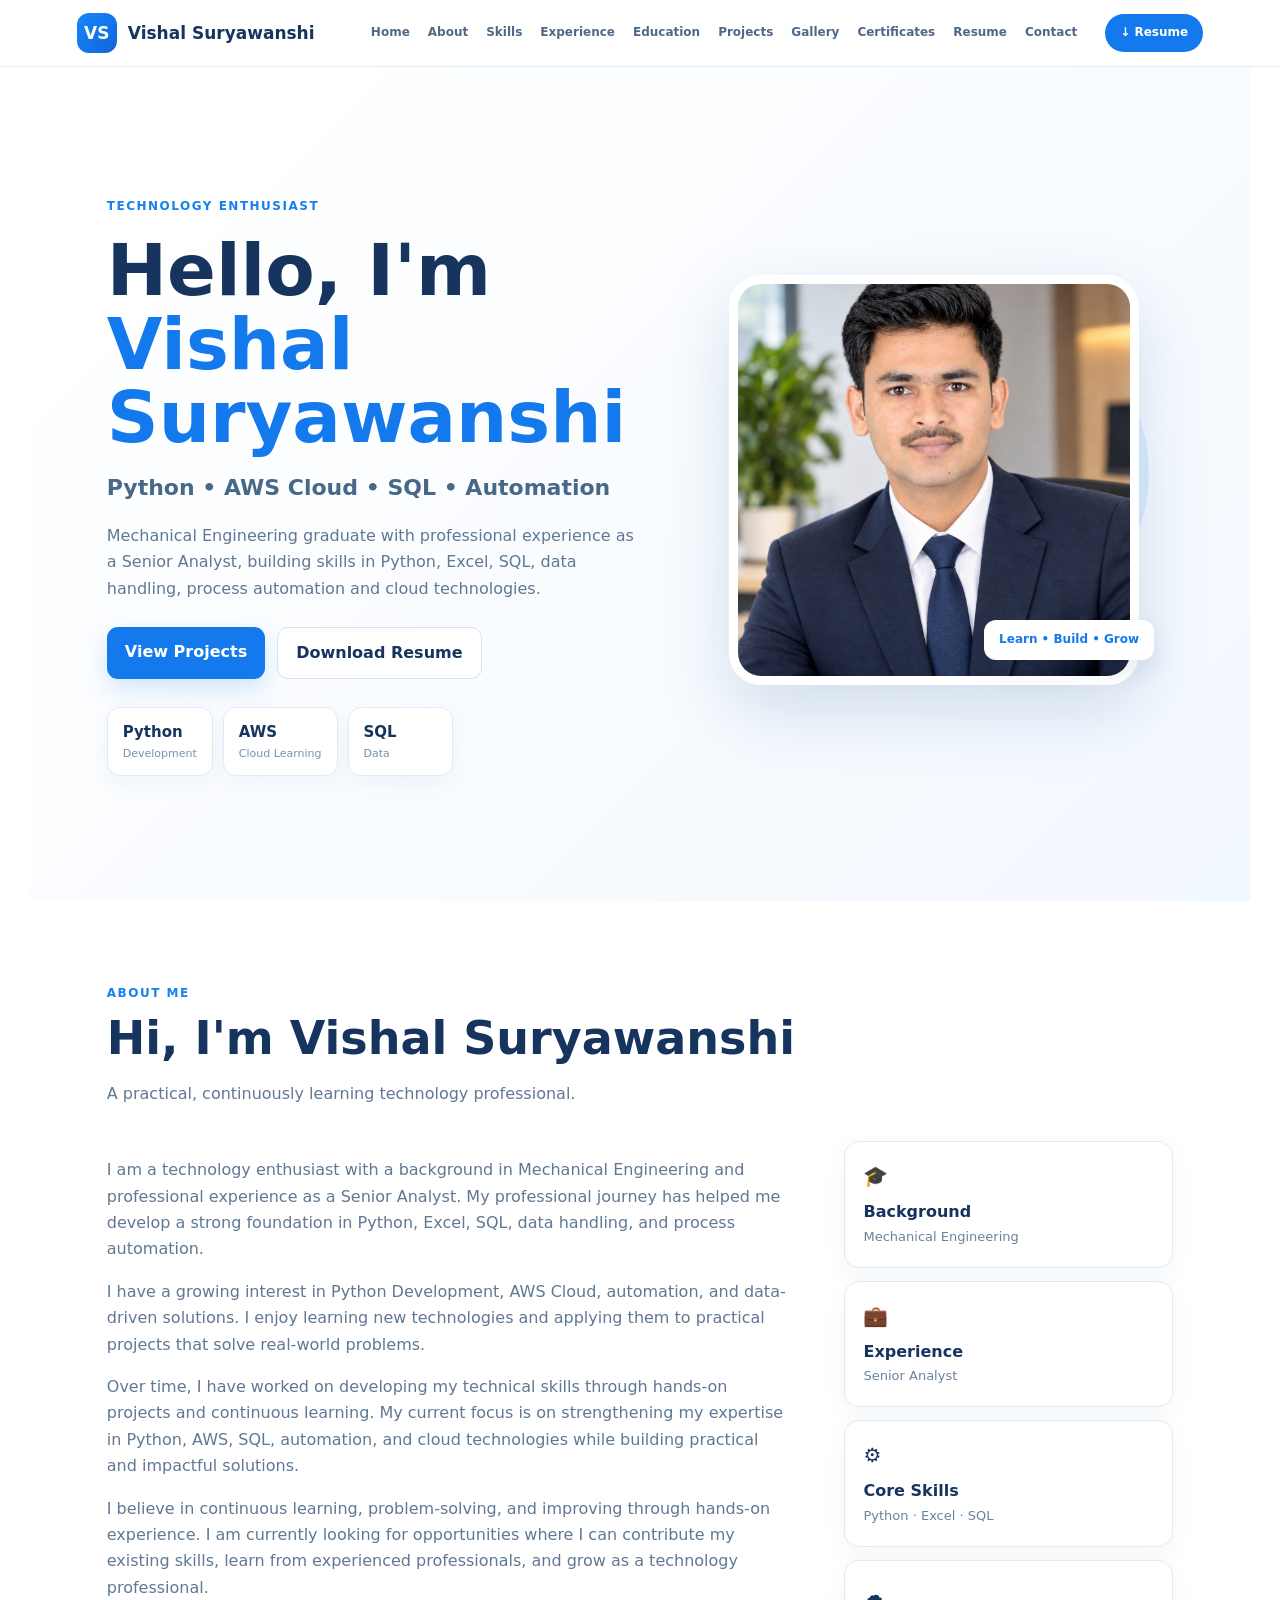
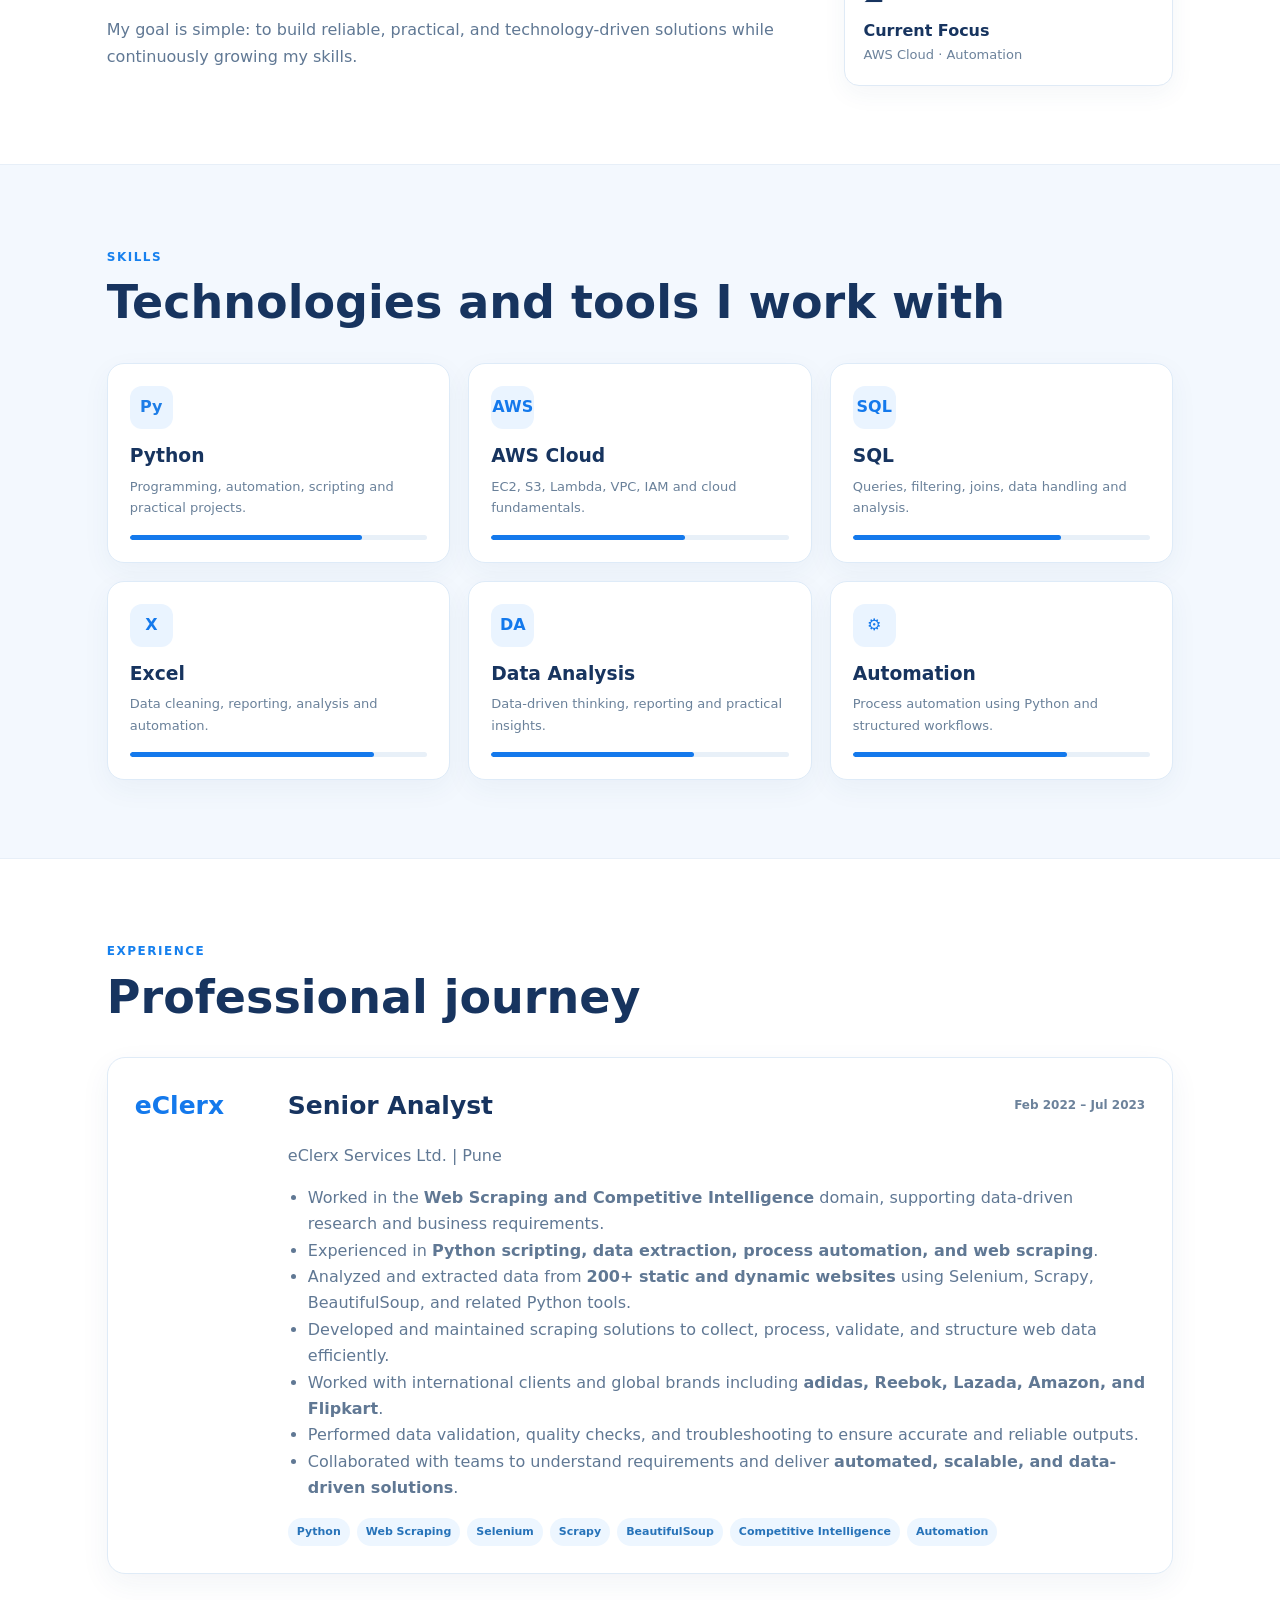
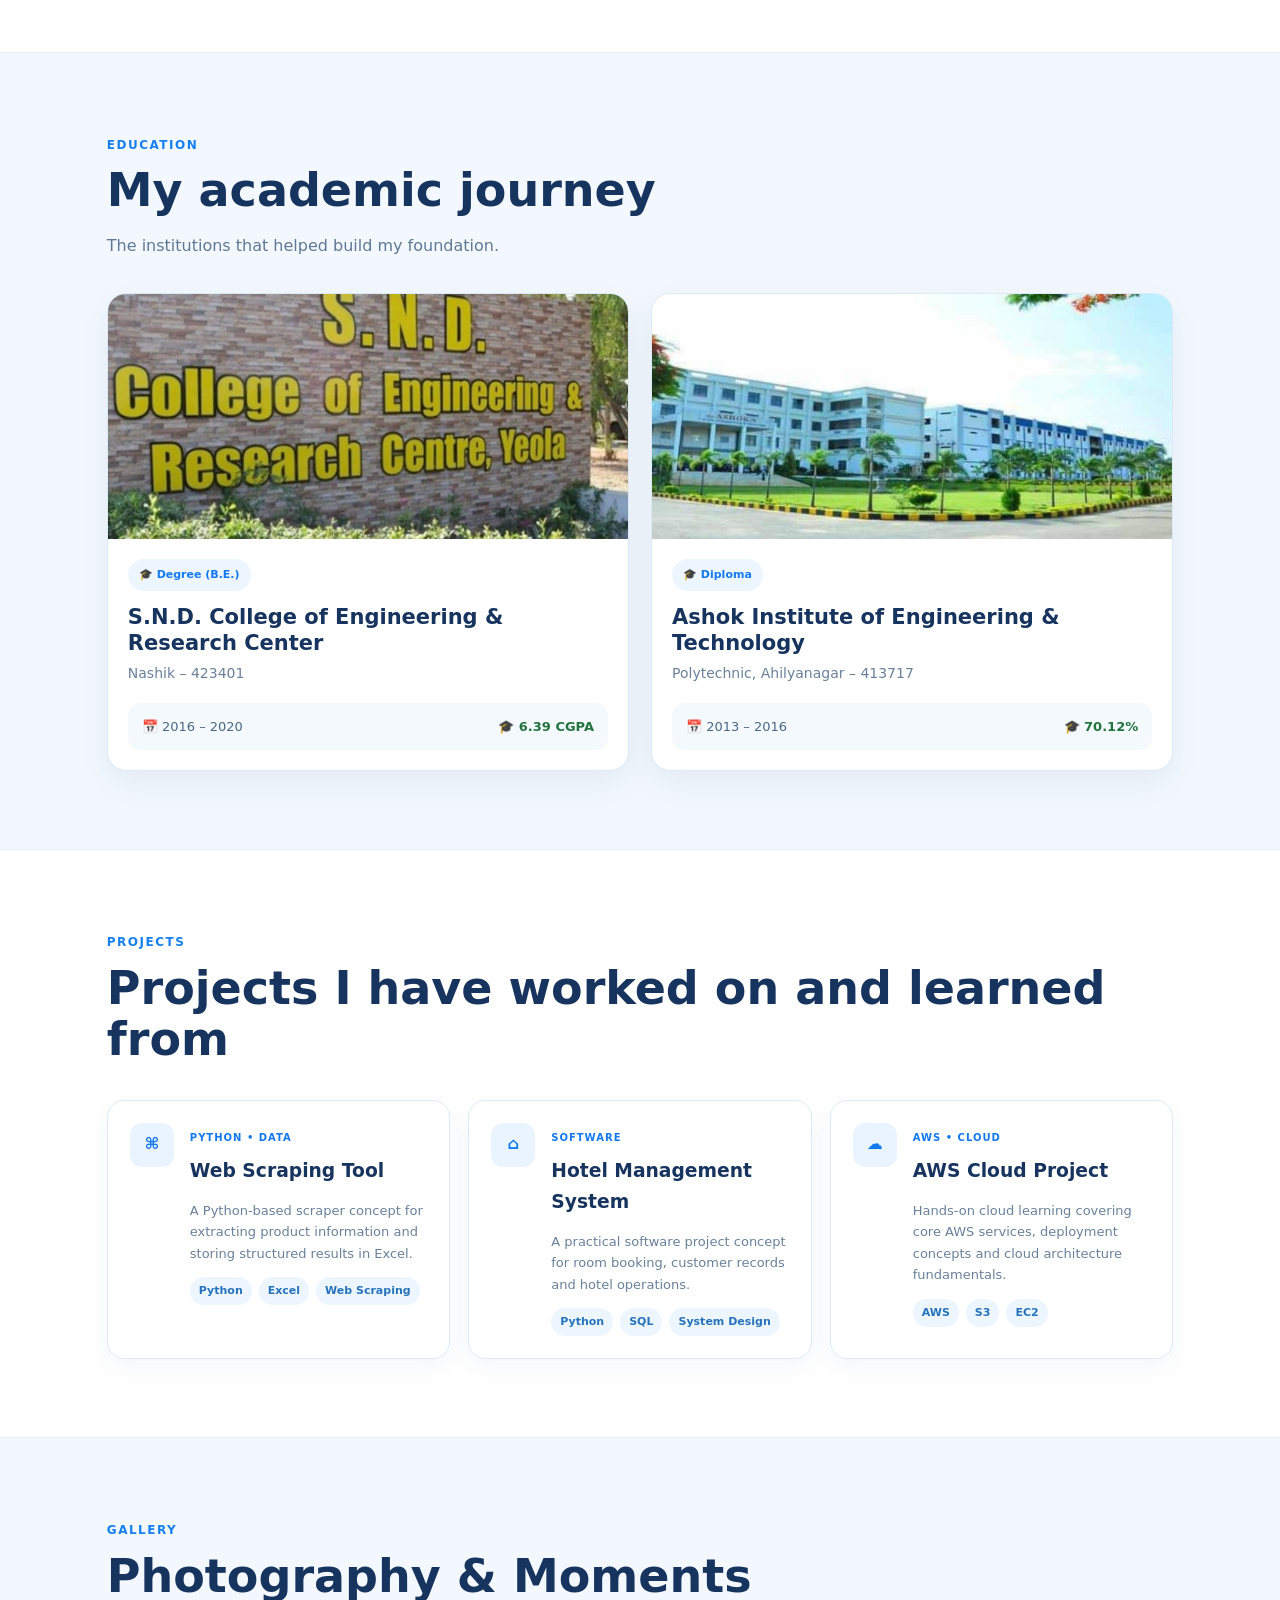
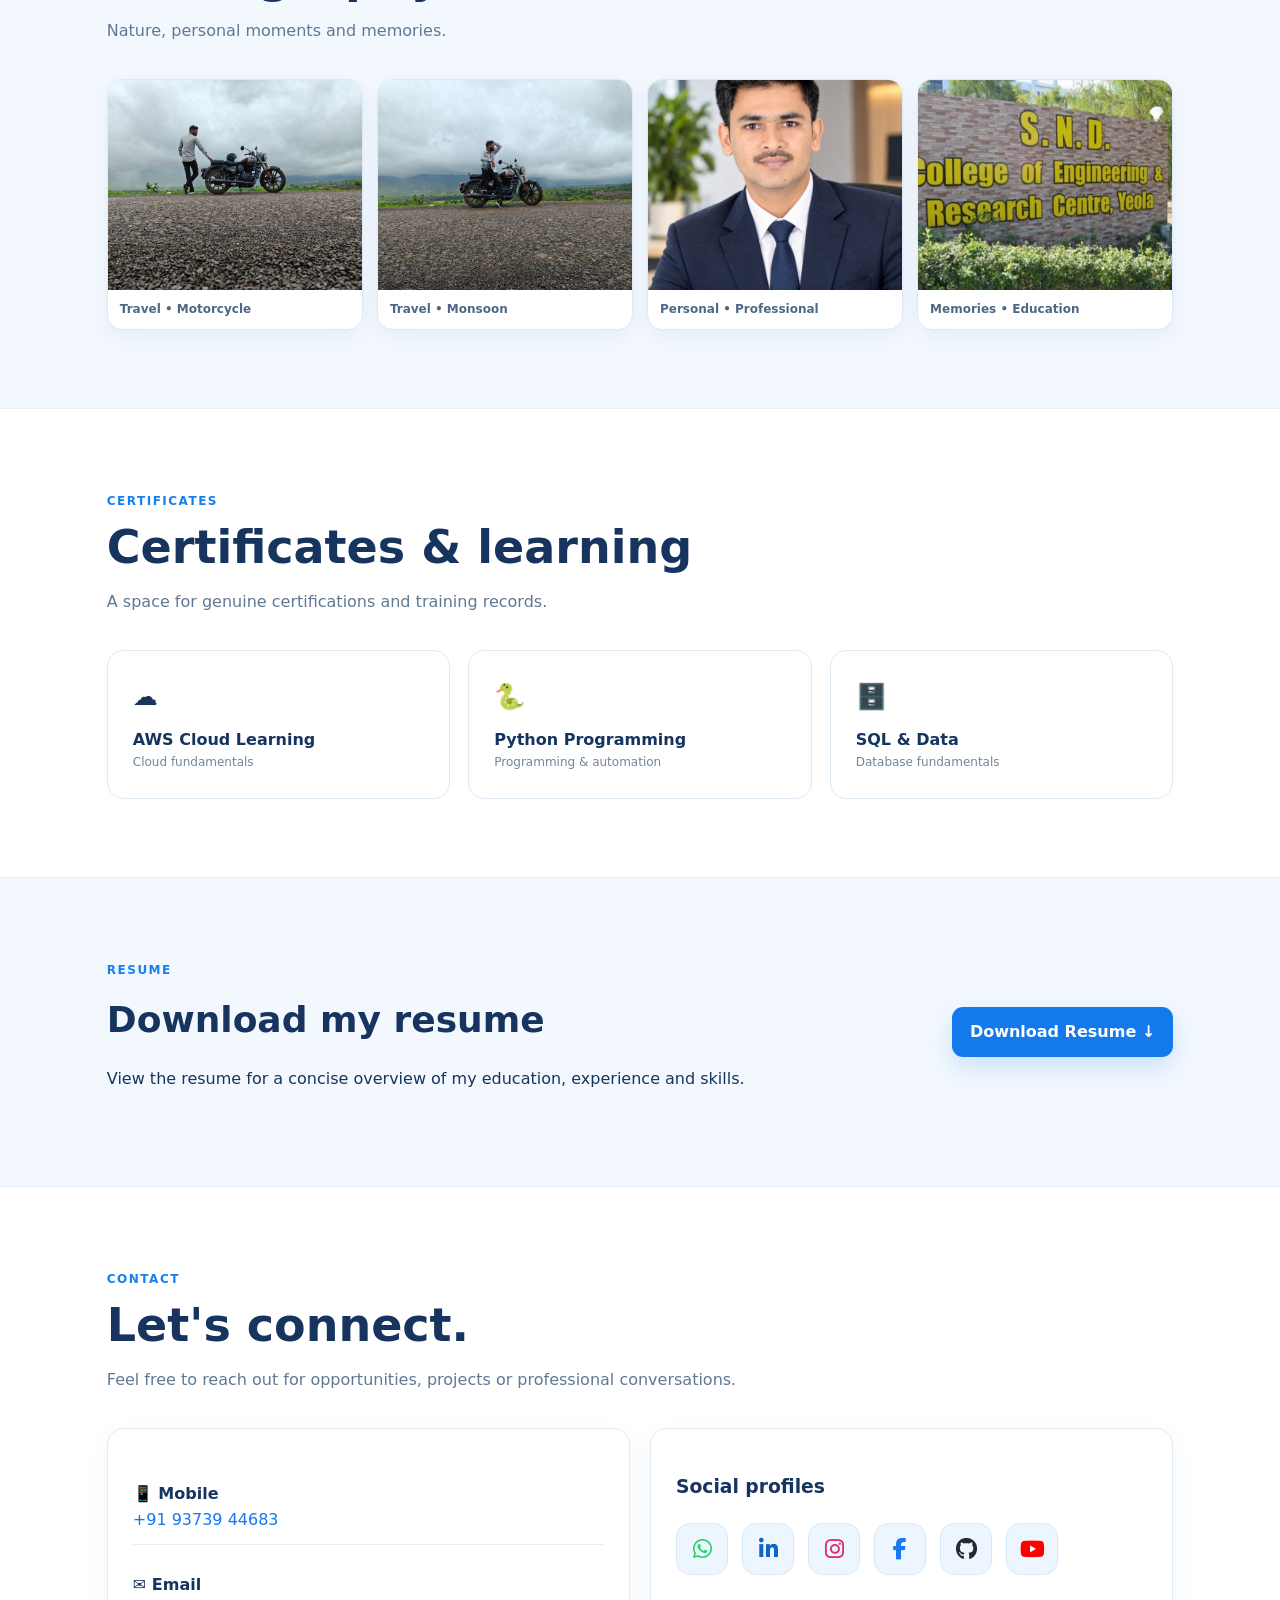
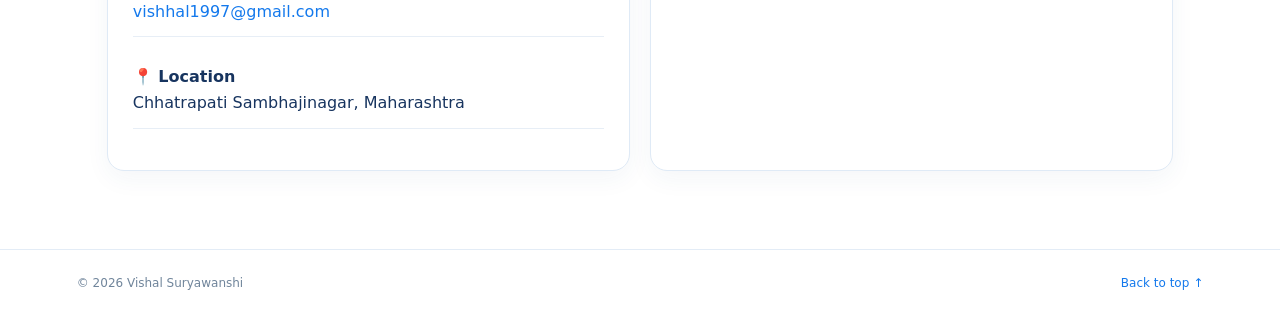
<file: index.html>
<!doctype html>
<html lang="en">
<head>
<meta charset="utf-8"><meta name="viewport" content="width=device-width,initial-scale=1"><link rel="stylesheet" href="https://cdnjs.cloudflare.com/ajax/libs/font-awesome/6.5.2/css/all.min.css">
<title>Vishal Suryawanshi | Portfolio</title>
<meta name="description" content="Vishal Suryawanshi — technology enthusiast with experience as a Senior Analyst, focused on Python, AWS, SQL, automation and data-driven solutions.">
<link rel="stylesheet" href="style.css">
</head>
<body>
<header class="site-header">
  <a class="brand" href="#home"><span>VS</span><strong>Vishal Suryawanshi</strong></a>
  <button class="menu" aria-label="Open navigation" aria-expanded="false">☰</button>
  <nav>
    <a href="#home">Home</a><a href="#about">About</a><a href="#skills">Skills</a><a href="#experience">Experience</a><a href="#education">Education</a><a href="#projects">Projects</a><a href="#gallery">Gallery</a><a href="#certificates">Certificates</a><a href="#resume">Resume</a><a href="#contact">Contact</a>
  </nav>
  <a class="nav-resume" href="resume.pdf" download="Vishal_Suryawanshi_Resume.pdf">↓ Resume</a>
</header>

<main>
<section id="home" class="hero section-wrap">
  <div class="hero-copy">
    <span class="eyebrow">TECHNOLOGY ENTHUSIAST</span>
    <h1>Hello, I'm<br><span>Vishal Suryawanshi</span></h1>
    <h2>Python • AWS Cloud • SQL • Automation</h2>
    <p>Mechanical Engineering graduate with professional experience as a Senior Analyst, building skills in Python, Excel, SQL, data handling, process automation and cloud technologies.</p>
    <div class="actions"><a class="btn" href="#projects">View Projects</a><a class="btn ghost" href="resume.pdf" download="Vishal_Suryawanshi_Resume.pdf">Download Resume</a></div>
    <div class="hero-stats"><div><b>Python</b><span>Development</span></div><div><b>AWS</b><span>Cloud Learning</span></div><div><b>SQL</b><span>Data</span></div></div>
  </div>
  <div class="hero-photo"><div class="photo-glow"></div><img src="vishal-profile.jpg" alt="Vishal Suryawanshi professional portrait"><span class="photo-note">Learn • Build • Grow</span></div>
</section>

<section id="about" class="section-wrap">
  <div class="section-heading"><span>ABOUT ME</span><h2>Hi, I'm Vishal Suryawanshi</h2><p>A practical, continuously learning technology professional.</p></div>
  <div class="about-grid">
    <div class="about-copy">
      <p>I am a technology enthusiast with a background in Mechanical Engineering and professional experience as a Senior Analyst. My professional journey has helped me develop a strong foundation in Python, Excel, SQL, data handling, and process automation.</p>
      <p>I have a growing interest in Python Development, AWS Cloud, automation, and data-driven solutions. I enjoy learning new technologies and applying them to practical projects that solve real-world problems.</p>
      <p>Over time, I have worked on developing my technical skills through hands-on projects and continuous learning. My current focus is on strengthening my expertise in Python, AWS, SQL, automation, and cloud technologies while building practical and impactful solutions.</p>
      <p>I believe in continuous learning, problem-solving, and improving through hands-on experience. I am currently looking for opportunities where I can contribute my existing skills, learn from experienced professionals, and grow as a technology professional.</p>
      <p>My goal is simple: to build reliable, practical, and technology-driven solutions while continuously growing my skills.</p>
    </div>
    <div class="info-cards">
      <div><i>🎓</i><b>Background</b><span>Mechanical Engineering</span></div>
      <div><i>💼</i><b>Experience</b><span>Senior Analyst</span></div>
      <div><i>⚙️</i><b>Core Skills</b><span>Python · Excel · SQL</span></div>
      <div><i>☁️</i><b>Current Focus</b><span>AWS Cloud · Automation</span></div>
    </div>
  </div>
</section>

<section id="skills" class="soft-section"><div class="section-wrap">
  <div class="section-heading"><span>SKILLS</span><h2>Technologies and tools I work with</h2></div>
  <div class="skill-grid">
    <article><div class="skill-icon python">Py</div><h3>Python</h3><p>Programming, automation, scripting and practical projects.</p><div class="bar"><span style="width:78%"></span></div></article>
    <article><div class="skill-icon aws">AWS</div><h3>AWS Cloud</h3><p>EC2, S3, Lambda, VPC, IAM and cloud fundamentals.</p><div class="bar"><span style="width:65%"></span></div></article>
    <article><div class="skill-icon sql">SQL</div><h3>SQL</h3><p>Queries, filtering, joins, data handling and analysis.</p><div class="bar"><span style="width:70%"></span></div></article>
    <article><div class="skill-icon excel">X</div><h3>Excel</h3><p>Data cleaning, reporting, analysis and automation.</p><div class="bar"><span style="width:82%"></span></div></article>
    <article><div class="skill-icon">DA</div><h3>Data Analysis</h3><p>Data-driven thinking, reporting and practical insights.</p><div class="bar"><span style="width:68%"></span></div></article>
    <article><div class="skill-icon">⚙</div><h3>Automation</h3><p>Process automation using Python and structured workflows.</p><div class="bar"><span style="width:72%"></span></div></article>
  </div>
</div></section>

<section id="experience" class="section-wrap"><div class="section-heading"><span>EXPERIENCE</span><h2>Professional journey</h2></div>
  <article class="timeline-card"><div class="company-mark">eClerx</div><div><div class="role-line"><h3>Senior Analyst</h3><span>Feb 2022 – Jul 2023</span></div><p class="muted">eClerx Services Ltd. | Pune</p><ul><li>Worked in the <strong>Web Scraping and Competitive Intelligence</strong> domain, supporting data-driven research and business requirements.</li><li>Experienced in <strong>Python scripting, data extraction, process automation, and web scraping</strong>.</li><li>Analyzed and extracted data from <strong>200+ static and dynamic websites</strong> using Selenium, Scrapy, BeautifulSoup, and related Python tools.</li><li>Developed and maintained scraping solutions to collect, process, validate, and structure web data efficiently.</li><li>Worked with international clients and global brands including <strong>adidas, Reebok, Lazada, Amazon, and Flipkart</strong>.</li><li>Performed data validation, quality checks, and troubleshooting to ensure accurate and reliable outputs.</li><li>Collaborated with teams to understand requirements and deliver <strong>automated, scalable, and data-driven solutions</strong>.</li></ul><div class="chips"><span>Python</span><span>Web Scraping</span><span>Selenium</span><span>Scrapy</span><span>BeautifulSoup</span><span>Competitive Intelligence</span><span>Automation</span></div></div></article>
</section>

<section id="education" class="soft-section"><div class="section-wrap"><div class="section-heading"><span>EDUCATION</span><h2>My academic journey</h2><p>The institutions that helped build my foundation.</p></div>
  <div class="education-grid">
    <article class="edu-card"><div class="edu-image"><img src="degree-college.jpg" alt="S.N.D. College of Engineering and Research Center, Nashik"></div><div class="edu-body"><span class="edu-label">🎓 Degree (B.E.)</span><h3>S.N.D. College of Engineering &amp; Research Center</h3><p>Nashik – 423401</p><div class="edu-meta"><span>📅 2016 – 2020</span><strong>🎓 6.39 CGPA</strong></div></div></article>
    <article class="edu-card"><div class="edu-image"><img src="diploma-college.jpg" alt="Ashok Institute of Engineering and Technology, Polytechnic, Ahilyanagar"></div><div class="edu-body"><span class="edu-label">🎓 Diploma</span><h3>Ashok Institute of Engineering &amp; Technology</h3><p>Polytechnic, Ahilyanagar – 413717</p><div class="edu-meta"><span>📅 2013 – 2016</span><strong>🎓 70.12%</strong></div></div></article>
  </div>
</div></section>

<section id="projects" class="section-wrap"><div class="section-heading"><span>PROJECTS</span><h2>Projects I have worked on and learned from</h2></div>
  <div class="project-grid">
    <article class="project"><div class="project-icon">⌘</div><div><span class="project-type">PYTHON • DATA</span><h3>Web Scraping Tool</h3><p>A Python-based scraper concept for extracting product information and storing structured results in Excel.</p><div class="chips"><span>Python</span><span>Excel</span><span>Web Scraping</span></div></div></article>
    <article class="project"><div class="project-icon">⌂</div><div><span class="project-type">SOFTWARE</span><h3>Hotel Management System</h3><p>A practical software project concept for room booking, customer records and hotel operations.</p><div class="chips"><span>Python</span><span>SQL</span><span>System Design</span></div></div></article>
    <article class="project"><div class="project-icon">☁</div><div><span class="project-type">AWS • CLOUD</span><h3>AWS Cloud Project</h3><p>Hands-on cloud learning covering core AWS services, deployment concepts and cloud architecture fundamentals.</p><div class="chips"><span>AWS</span><span>S3</span><span>EC2</span></div></div></article>
  </div>
</section>

<section id="gallery" class="soft-section"><div class="section-wrap"><div class="section-heading"><span>GALLERY</span><h2>Photography &amp; Moments</h2><p>Nature, personal moments and memories.</p></div>
  <div class="gallery-grid">
    <a href="1000679000.jpg" target="_blank"><img src="1000679000.jpg" alt="Travel and motorcycle moment"><span>Travel • Motorcycle</span></a>
    <a href="1000678954.jpg" target="_blank"><img src="1000678954.jpg" alt="Travel moment"><span>Travel • Monsoon</span></a>
    <a href="vishal-profile.jpg" target="_blank"><img src="vishal-profile.jpg" alt="Professional portrait"><span>Personal • Professional</span></a>
    <a href="degree-college.jpg" target="_blank"><img src="degree-college.jpg" alt="College campus"><span>Memories • Education</span></a>
  </div>
</div></section>

<section id="certificates" class="section-wrap"><div class="section-heading"><span>CERTIFICATES</span><h2>Certificates &amp; learning</h2><p>A space for genuine certifications and training records.</p></div><div class="certificate-grid"><div>☁️<b>AWS Cloud Learning</b><span>Cloud fundamentals</span></div><div>🐍<b>Python Programming</b><span>Programming &amp; automation</span></div><div>🗄️<b>SQL &amp; Data</b><span>Database fundamentals</span></div></div></section>

<section id="resume" class="soft-section"><div class="section-wrap resume-box"><div><span class="eyebrow">RESUME</span><h2>Download my resume</h2><p>View the resume for a concise overview of my education, experience and skills.</p></div><a class="btn" href="resume.pdf" download="Vishal_Suryawanshi_Resume.pdf">Download Resume ↓</a></div></section>

<section id="contact" class="section-wrap"><div class="section-heading"><span>CONTACT</span><h2>Let's connect.</h2><p>Feel free to reach out for opportunities, projects or professional conversations.</p></div><div class="contact-grid"><div class="contact-details"><p><b>📱 Mobile</b><a href="tel:+919373944683">+91 93739 44683</a></p><p><b>✉️ Email</b><a href="mailto:vishhal1997@gmail.com">vishhal1997@gmail.com</a></p><p><b>📍 Location</b>Chhatrapati Sambhajinagar, Maharashtra</p></div><div class="social-card"><h3>Social profiles</h3><div class="socials social-icons"><a class="social-icon whatsapp" href="https://wa.me/919373944683" target="_blank" rel="noopener noreferrer" aria-label="WhatsApp" title="WhatsApp"><i class="fa-brands fa-whatsapp" aria-hidden="true"></i></a><a class="social-icon linkedin" href="https://www.linkedin.com/in/vishal-suryawanshi-484445426" target="_blank" rel="noopener noreferrer" aria-label="LinkedIn" title="LinkedIn"><i class="fa-brands fa-linkedin-in" aria-hidden="true"></i></a><a class="social-icon instagram" href="https://www.instagram.com/vishal__5051" target="_blank" rel="noopener noreferrer" aria-label="Instagram" title="Instagram"><i class="fa-brands fa-instagram" aria-hidden="true"></i></a><a class="social-icon facebook" href="https://www.facebook.com/share/1HXyWC4gik/" target="_blank" rel="noopener noreferrer" aria-label="Facebook" title="Facebook"><i class="fa-brands fa-facebook-f" aria-hidden="true"></i></a><a class="social-icon github" href="https://github.com/Suryawanshi1997" target="_blank" rel="noopener noreferrer" aria-label="GitHub" title="GitHub"><i class="fa-brands fa-github" aria-hidden="true"></i></a><a class="social-icon youtube" href="https://youtube.com/@vishal_suryawanshi?si=Lea1Gp1Wc7wNy9Ar" target="_blank" rel="noopener noreferrer" aria-label="YouTube" title="YouTube"><i class="fa-brands fa-youtube" aria-hidden="true"></i></a></div></div></div></section>
</main>
<footer><span>© 2026 Vishal Suryawanshi</span><span></span><a href="#home">Back to top ↑</a></footer>
<script>const menu=document.querySelector('.menu'),nav=document.querySelector('nav');menu.addEventListener('click',()=>{const open=nav.classList.toggle('open');menu.setAttribute('aria-expanded',open)});document.querySelectorAll('nav a').forEach(a=>a.addEventListener('click',()=>{nav.classList.remove('open');menu.setAttribute('aria-expanded','false')}));</script>
</body></html>
</file>
<file: style.css>
*{box-sizing:border-box}html{scroll-behavior:smooth}body{margin:0;font-family:Inter,system-ui,-apple-system,BlinkMacSystemFont,"Segoe UI",sans-serif;color:#17345f;background:#fff;line-height:1.65}a{color:inherit}.site-header{position:sticky;top:0;z-index:50;display:flex;align-items:center;gap:28px;padding:13px 6%;background:rgba(255,255,255,.94);backdrop-filter:blur(16px);border-bottom:1px solid #e5edf8}.brand{display:flex;align-items:center;gap:11px;text-decoration:none;margin-right:auto}.brand span{display:grid;place-items:center;width:40px;height:40px;border-radius:12px;background:linear-gradient(135deg,#1687ff,#1264d6);color:#fff;font-weight:900;font-size:17px}.brand strong{font-size:17px;color:#17345f}nav{display:flex;gap:18px;align-items:center}nav a{font-size:12px;text-decoration:none;color:#506886;font-weight:700}nav a:hover{color:#1479ec}.nav-resume{background:#1479ec;color:#fff;text-decoration:none;padding:9px 15px;border-radius:22px;font-size:12px;font-weight:800}.menu{display:none;border:0;background:none;font-size:25px;color:#17345f}.section-wrap{max-width:1220px;margin:auto;padding:78px 6%}.hero{min-height:calc(100vh - 66px);display:grid;grid-template-columns:1.05fr .95fr;align-items:center;gap:60px;background:linear-gradient(135deg,#fff 10%,#f2f8ff 100%)}.eyebrow,.section-heading>span{font-size:12px;letter-spacing:1.5px;font-weight:900;color:#1680ee}.hero h1{font-size:clamp(42px,6vw,72px);line-height:1.02;margin:16px 0;color:#17345f}.hero h1 span{color:#1479ec}.hero h2{font-size:22px;margin:0 0 14px;color:#486888}.hero p,.section-heading p,.about-copy p,.muted{color:#607894}.actions{display:flex;gap:12px;flex-wrap:wrap;margin:25px 0}.btn{display:inline-block;background:#1479ec;color:#fff;text-decoration:none;border-radius:11px;padding:12px 18px;font-weight:800;box-shadow:0 10px 25px rgba(20,121,236,.18)}.btn.ghost{background:#fff;color:#17345f;border:1px solid #d6e2f1;box-shadow:none}.hero-stats{display:flex;gap:10px;margin-top:28px}.hero-stats div{min-width:105px;padding:12px 15px;border-radius:13px;background:#fff;border:1px solid #e1ebf7;box-shadow:0 7px 22px rgba(34,75,120,.05)}.hero-stats b,.hero-stats span{display:block}.hero-stats b{font-size:15px}.hero-stats span{font-size:11px;color:#7890aa}.hero-photo{position:relative;text-align:center}.hero-photo img{position:relative;width:min(410px,100%);aspect-ratio:1;object-fit:cover;border-radius:32px;border:9px solid #fff;box-shadow:0 25px 70px rgba(35,88,145,.18);z-index:2}.photo-glow{position:absolute;width:330px;height:330px;right:5%;top:8%;border-radius:50%;background:#dbeeff}.photo-note{position:absolute;z-index:3;right:4%;bottom:8%;background:#fff;padding:10px 15px;border-radius:12px;color:#1479ec;font-weight:900;font-size:12px;box-shadow:0 9px 25px rgba(34,75,120,.12)}.section-heading{margin-bottom:34px}.section-heading h2{font-size:clamp(30px,4vw,46px);margin:8px 0;color:#17345f;line-height:1.12}.about-grid{display:grid;grid-template-columns:1.35fr .65fr;gap:55px}.about-copy{font-size:16px}.info-cards{display:grid;gap:13px}.info-cards div{padding:18px;border:1px solid #dfeaf6;border-radius:15px;background:#fff;box-shadow:0 8px 25px rgba(34,75,120,.05)}.info-cards i{font-style:normal;font-size:20px;margin-right:9px}.info-cards b{display:block;margin-top:6px}.info-cards span{display:block;color:#6c829b;font-size:13px}.soft-section{background:#f3f8fe;border-top:1px solid #e7eff8;border-bottom:1px solid #e7eff8}.skill-grid{display:grid;grid-template-columns:repeat(3,1fr);gap:18px}.skill-grid article{background:#fff;border:1px solid #deebf8;border-radius:17px;padding:22px;box-shadow:0 9px 28px rgba(34,75,120,.05)}.skill-icon{width:43px;height:43px;border-radius:12px;display:grid;place-items:center;background:#eaf4ff;color:#1479ec;font-weight:900}.skill-icon.python{color:#1d7de7}.skill-grid h3{margin:12px 0 4px}.skill-grid p{margin:0;color:#6a819a;font-size:13px}.bar{height:5px;background:#e8f0f8;border-radius:10px;margin-top:16px;overflow:hidden}.bar span{display:block;height:100%;background:#1479ec;border-radius:10px}.timeline-card{display:grid;grid-template-columns:125px 1fr;gap:28px;padding:27px;background:#fff;border:1px solid #dfebf7;border-radius:18px;box-shadow:0 10px 30px rgba(34,75,120,.06)}.company-mark{font-size:25px;font-weight:900;color:#1479ec}.role-line{display:flex;justify-content:space-between;gap:15px;align-items:center}.role-line h3{margin:0;font-size:25px}.role-line span{font-size:12px;color:#6c829b;font-weight:700}.timeline-card ul{padding-left:20px;color:#607894}.chips{display:flex;gap:7px;flex-wrap:wrap}.chips span{padding:5px 9px;border-radius:20px;background:#edf6ff;color:#2773b9;font-size:11px;font-weight:800}.education-grid{display:grid;grid-template-columns:repeat(2,1fr);gap:22px}.edu-card{overflow:hidden;background:#fff;border:1px solid #dce9f6;border-radius:19px;box-shadow:0 12px 32px rgba(34,75,120,.08)}.edu-image{height:245px;background:#eef5fb}.edu-image img{width:100%;height:100%;object-fit:cover}.edu-body{padding:20px}.edu-label{display:inline-block;padding:7px 11px;background:#edf6ff;color:#1479ec;border-radius:20px;font-size:11px;font-weight:900}.edu-body h3{font-size:21px;line-height:1.25;margin:13px 0 5px}.edu-body p{margin:0;color:#6a819a;font-size:14px}.edu-meta{margin-top:18px;display:flex;justify-content:space-between;gap:10px;padding:13px 14px;background:#f4f9fe;border-radius:12px;color:#4d6884;font-size:13px}.edu-meta strong{color:#23743f}.project-grid{display:grid;grid-template-columns:repeat(3,1fr);gap:18px}.project{display:flex;gap:16px;padding:22px;border:1px solid #dfeaf6;border-radius:17px;background:#fff;box-shadow:0 8px 25px rgba(34,75,120,.05)}.project-icon{min-width:44px;height:44px;border-radius:12px;background:#eaf4ff;display:grid;place-items:center;color:#1479ec;font-weight:900}.project-type{font-size:10px;color:#1479ec;font-weight:900;letter-spacing:1px}.project h3{margin:7px 0}.project p{font-size:13px;color:#6a819a}.gallery-grid{display:grid;grid-template-columns:repeat(4,1fr);gap:14px}.gallery-grid a{background:#fff;border-radius:15px;overflow:hidden;text-decoration:none;border:1px solid #dce9f6;box-shadow:0 7px 20px rgba(34,75,120,.06)}.gallery-grid img{width:100%;height:210px;display:block;object-fit:cover}.gallery-grid span{display:block;padding:10px 12px;font-size:12px;font-weight:800;color:#4e6884}.certificate-grid{display:grid;grid-template-columns:repeat(3,1fr);gap:18px}.certificate-grid div{padding:25px;border:1px solid #dfebf7;border-radius:16px;background:#fff;font-size:25px}.certificate-grid b,.certificate-grid span{display:block}.certificate-grid b{font-size:16px;margin-top:10px}.certificate-grid span{font-size:12px;color:#71869d}.resume-box{display:flex;justify-content:space-between;align-items:center;gap:30px}.resume-box h2{font-size:36px;margin:8px 0}.contact-grid{display:grid;grid-template-columns:1fr 1fr;gap:20px}.contact-details,.social-card{padding:25px;border:1px solid #dfeaf6;border-radius:17px;background:#fff;box-shadow:0 8px 25px rgba(34,75,120,.05)}.contact-details p{padding:11px 0;border-bottom:1px solid #e7eef6}.contact-details b,.contact-details a{display:block}.contact-details a{color:#1479ec;text-decoration:none}.socials{display:flex;gap:14px;flex-wrap:wrap;margin-top:20px}.social-icons .social-icon{width:52px;height:52px;padding:0;background:#edf6ff;border:1px solid #d8eafa;border-radius:14px;text-decoration:none;color:#1479ec;font-size:22px;font-weight:800;display:grid;place-items:center;transition:transform .2s ease,box-shadow .2s ease,background .2s ease}.social-icons .social-icon:hover{transform:translateY(-3px);box-shadow:0 10px 22px rgba(34,75,120,.12);background:#fff}.social-icons .social-icon:focus-visible{outline:3px solid rgba(20,121,236,.25);outline-offset:3px}.social-icons .social-icon.whatsapp{color:#25d366}.social-icons .social-icon.linkedin{color:#0a66c2}.social-icons .social-icon.instagram{color:#e1306c}.social-icons .social-icon.facebook{color:#1877f2}.social-icons .social-icon.github{color:#24292f}.social-icons .social-icon.youtube{color:#ff0000}footer{display:flex;justify-content:space-between;gap:15px;padding:24px 6%;background:#fff;border-top:1px solid #e3ecf6;color:#70859b;font-size:12px}footer a{color:#1479ec;text-decoration:none}@media(max-width:950px){nav{display:none}.menu{display:block;order:3}.nav-resume{display:none}.site-header{gap:12px}.site-header nav.open{display:flex;position:absolute;top:66px;left:0;right:0;background:#fff;flex-direction:column;padding:20px 6%;border-bottom:1px solid #e3ecf6;box-shadow:0 12px 25px rgba(34,75,120,.08)}.hero{grid-template-columns:1fr;min-height:auto}.hero-photo{order:-1}.hero-photo img{width:280px}.about-grid,.contact-grid{grid-template-columns:1fr}.skill-grid{grid-template-columns:repeat(2,1fr)}.education-grid,.project-grid{grid-template-columns:1fr 1fr}.gallery-grid{grid-template-columns:repeat(2,1fr)}}@media(max-width:620px){.section-wrap{padding:58px 5%}.brand strong{font-size:14px}.hero h1{font-size:43px}.hero h2{font-size:18px}.hero-stats{display:grid;grid-template-columns:repeat(3,1fr)}.hero-stats div{min-width:0;padding:10px}.skill-grid,.education-grid,.project-grid,.certificate-grid,.gallery-grid{grid-template-columns:1fr}.timeline-card{grid-template-columns:1fr;gap:8px}.role-line{display:block}.role-line span{display:block;margin-top:5px}.edu-image{height:220px}.edu-meta{font-size:12px;flex-direction:column}.resume-box{display:block}.resume-box .btn{margin-top:5px}footer{flex-direction:column}.photo-note{right:0;bottom:4%}}
</file>
